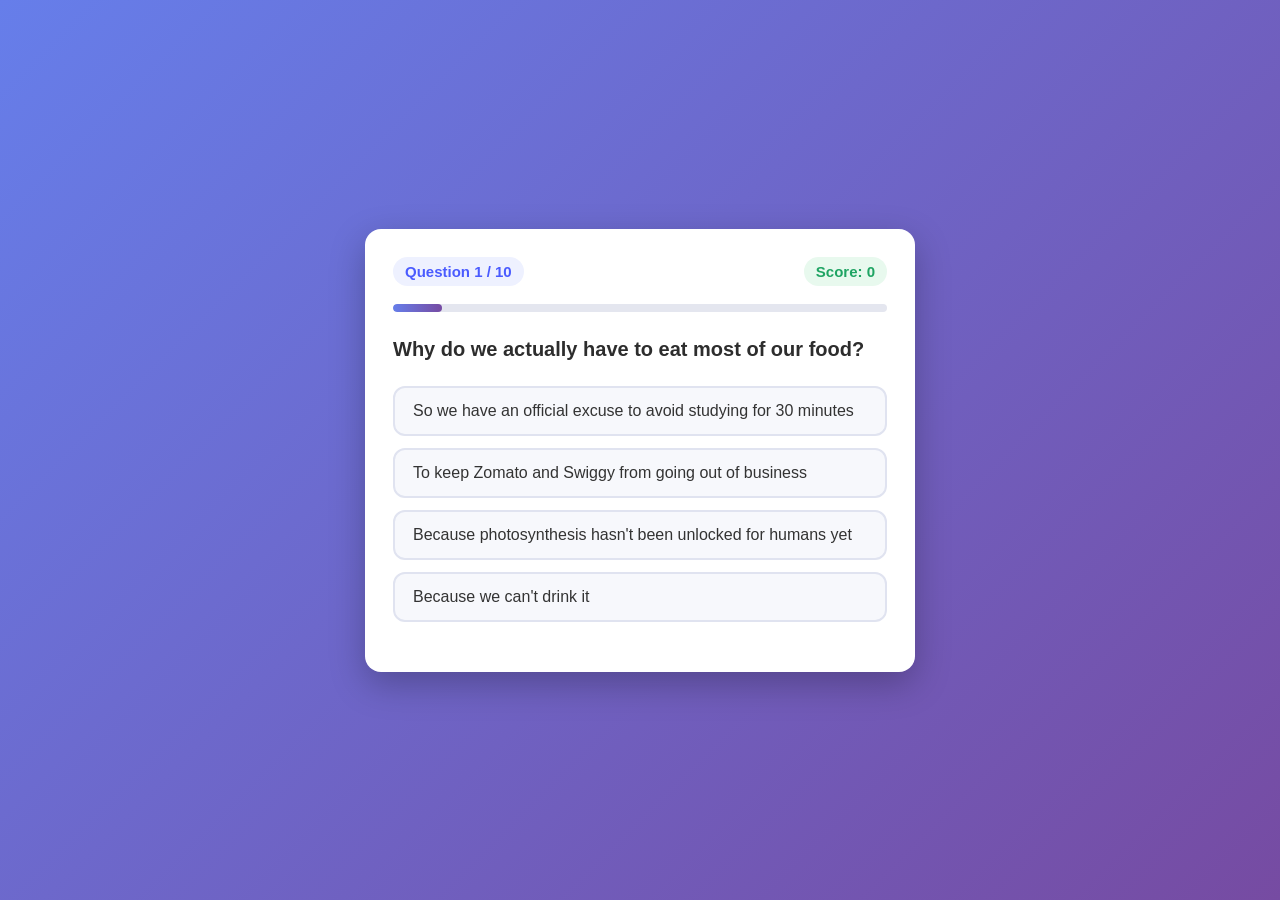
<file: index.html>
<!DOCTYPE html>
<html>
<head>
    <meta charset="UTF-8">
    <meta name="viewport" content="width=device-width, initial-scale=1.0">
    <title>Quiz App</title>
    <link rel="stylesheet" href="main.css">

        <meta name="google-site-verification" content="uSEMJUMefV7l1apHAQh73Q_1485bNXIAeBR-odt7wdA" />

</head>
<body>

    <div class="quiz-container">

        <div class="quiz-header">
            <p class="question-counter">Question 1 / 10</p>
            <p class="score">Score: 0</p>
        </div>

        <div class="progress-bar">
            <div class="progress-fill"></div>
        </div>

        <div class="question-area">
            <h2 class="question-text"></h2>
        </div>

        <div class="answers-area">
            <button class="answer-btn">Answer 1</button>
            <button class="answer-btn">Answer 2</button>
            <button class="answer-btn">Answer 3</button>
            <button class="answer-btn">Answer 4</button>
        </div>

        <div class="next-area">
            <button class="next-btn">Next Question</button>
        </div>

    </div>

    <div class="result-container" style="display: none;">
        <h2>Quiz Completed! </h2>
        <p class="final-score">Your Score: 0 / 10</p>
        <button class="restart-btn">Restart Quiz</button>
    </div>


    <script src="main.js"></script>
</body>
</html>
</file>
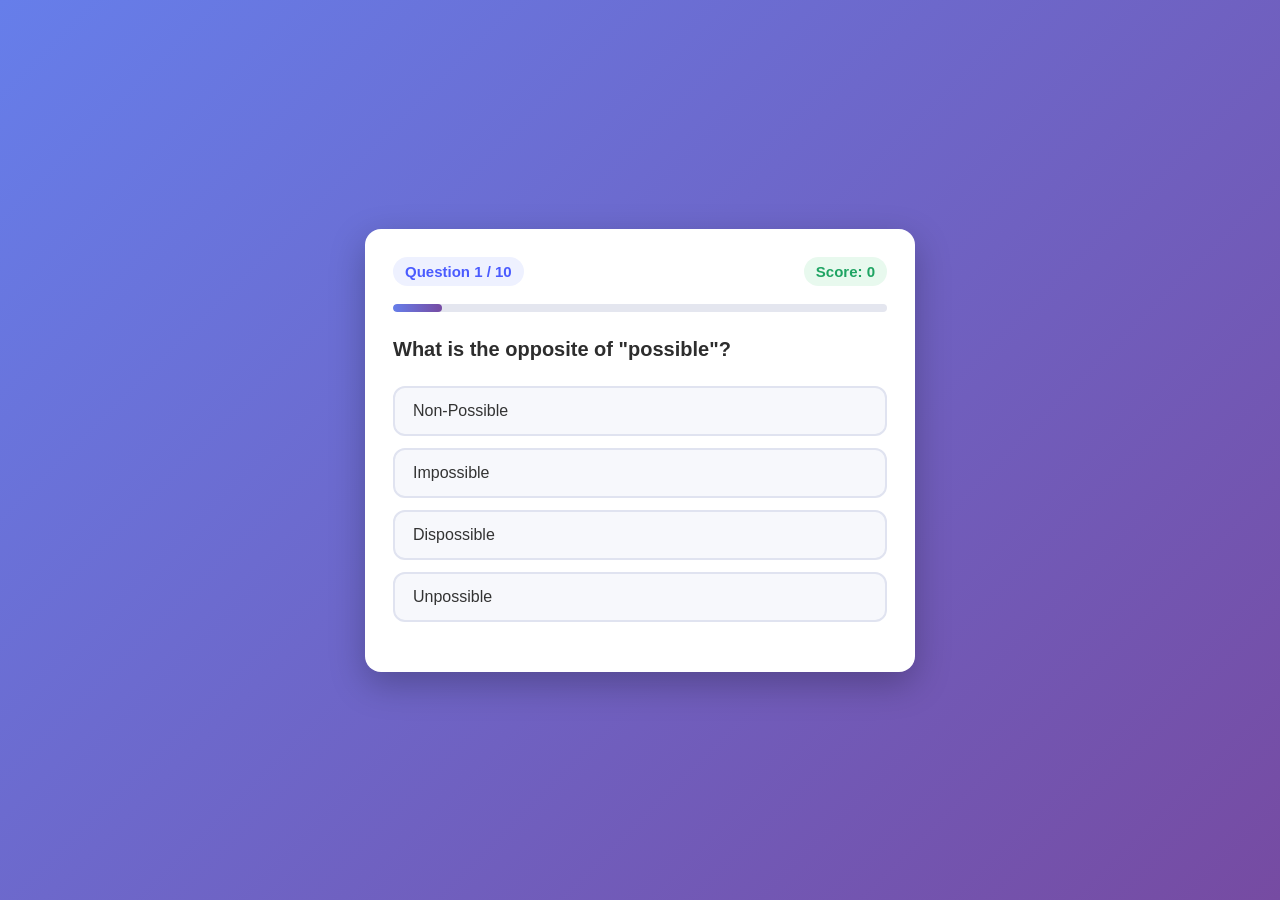
<file: main.html>
<!DOCTYPE html>
<html>
<head>
    <meta charset="UTF-8">
    <meta name="viewport" content="width=device-width, initial-scale=1.0">
    <title>Quiz App</title>
    <link rel="stylesheet" href="main.css">
</head>
<body>

    <div class="quiz-container">

        <div class="quiz-header">
            <p class="question-counter">Question 1 / 10</p>
            <p class="score">Score: 0</p>
        </div>

        <div class="progress-bar">
            <div class="progress-fill"></div>
        </div>

        <div class="question-area">
            <h2 class="question-text"></h2>
        </div>

        <div class="answers-area">
            <button class="answer-btn">Answer 1</button>
            <button class="answer-btn">Answer 2</button>
            <button class="answer-btn">Answer 3</button>
            <button class="answer-btn">Answer 4</button>
        </div>

        <div class="next-area">
            <button class="next-btn">Next Question</button>
        </div>

    </div>

    <div class="result-container" style="display: none;">
        <h2>Quiz Completed! </h2>
        <p class="final-score">Your Score: 0 / 10</p>
        <button class="restart-btn">Restart Quiz</button>
    </div>


    <script src="main.js"></script>
</body>
</html>
</file>
<file: main.css>
* {
    margin: 0;
    padding: 0;

    box-sizing: border-box;
    font-family: 'Segoe UI', Arial, sans-serif;
}

body {
    min-height: 100vh;
    display: flex;

    justify-content: center;
    align-items: center;

    background: linear-gradient(135deg, #667eea, #764ba2);
    padding: 20px;
}

.quiz-container {
    width: 100%;
    max-width: 550px;

    background: #ffffff;
    border-radius: 16px;

    padding: 28px;
    box-shadow: 0 12px 35px rgba(0, 0, 0, 0.25);
    animation: fadeIn 0.5s ease;
}

@keyframes fadeIn {
    from { opacity: 0; transform: translateY(15px); }
    to   { opacity: 1; transform: translateY(0); }
}

.quiz-header {
    display: flex;
    justify-content: space-between;

    align-items: center;
    margin-bottom: 18px;

    font-size: 15px;
    font-weight: 600;
    color: #4a4a4a;
}

.question-counter {
    background: #eef1ff;
    color: #4a5bff;

    padding: 6px 12px;
    border-radius: 20px;
}

.score {
    background: #e8f9ee;
    color: #1fa463;

    padding: 6px 12px;
    border-radius: 20px;
}

.progress-bar {
    width: 100%;
    height: 8px;

    background: #e4e6ef;
    border-radius: 10px;

    overflow: hidden;
    margin-bottom: 22px;
}

.progress-fill {
    height: 100%;
    width: 10%;

    background: linear-gradient(90deg, #667eea, #764ba2);
    border-radius: 10px;
    transition: width 0.4s ease;
}

.question-area {
    margin-bottom: 22px;
}

.question-text {
    font-size: 20px;
    font-weight: 600;

    color: #2d2d2d;
    line-height: 1.5;
}

.answers-area {
    display: flex;
    flex-direction: column;

    gap: 12px;
    margin-bottom: 22px;
}

.answer-btn {
    width: 100%;
    padding: 14px 18px;
    
    font-size: 16px;
    text-align: left;
    
    background: #f7f8fc;
    border: 2px solid #e0e3f0;
    
    border-radius: 12px;
    color: #333;
    
    cursor: pointer;
    transition: all 0.25s ease;
}

.answer-btn:hover:not(:disabled) {
    background: #eef1ff;
    border-color: #667eea;
    transform: translateX(4px);
}

.answer-btn:disabled {
    cursor: not-allowed;
}

.answer-btn.correct {
    background: #d4f8e0;
    border-color: #1fa463;
    
    color: #0e6b3d;
    font-weight: 600;
}

.answer-btn.wrong {
    background: #ffe0e0;
    border-color: #e63946;
    
    color: #a4161a;
    font-weight: 600;
}

.next-area {
    text-align: right;
}

.next-btn {
    padding: 12px 28px;
    font-size: 16px;
    
    font-weight: 600;
    color: #fff;
    
    background: linear-gradient(135deg, #667eea, #764ba2);
    border: none;
    
    border-radius: 10px;
    cursor: pointer;
    transition: all 0.25s ease;
}

.next-btn:hover {
    transform: translateY(-2px);
    box-shadow: 0 8px 18px rgba(102, 126, 234, 0.45);
}

.next-btn:active {
    transform: translateY(0);
}

.result-container {
    width: 100%;
    max-width: 550px;
    
    background: #ffffff;
    border-radius: 16px;
    
    padding: 40px 28px;
    text-align: center;
    box-shadow: 0 12px 35px rgba(0, 0, 0, 0.25);
}

.result-container h2 {
    font-size: 26px;
    color: #2d2d2d;
    margin-bottom: 16px;
}

.final-score {
    font-size: 20px;
    font-weight: 600;
    
    color: #4a5bff;
    margin-bottom: 24px;
}

.restart-btn {
    padding: 12px 32px;
    font-size: 16px;
    
    font-weight: 600;
    color: #fff;
    
    background: linear-gradient(135deg, #667eea, #764ba2);
    border: none;
    
    border-radius: 10px;
    cursor: pointer;
    transition: all 0.25s ease;
}

.restart-btn:hover {
    transform: translateY(-2px);
    box-shadow: 0 8px 18px rgba(102, 126, 234, 0.45);
}

@media (max-width: 480px) {
    .quiz-container,
    .result-container {
        padding: 20px 16px;
        border-radius: 12px;
    }

    .question-text {
        font-size: 17px;
    }

    .answer-btn {
        font-size: 14px;
        padding: 12px 14px;
    }

    .quiz-header {
        font-size: 13px;
    }

    .next-btn,
    .restart-btn {
        width: 100%;
        padding: 12px;
    }

    .next-area {
        text-align: center;
    }
}
</file>
